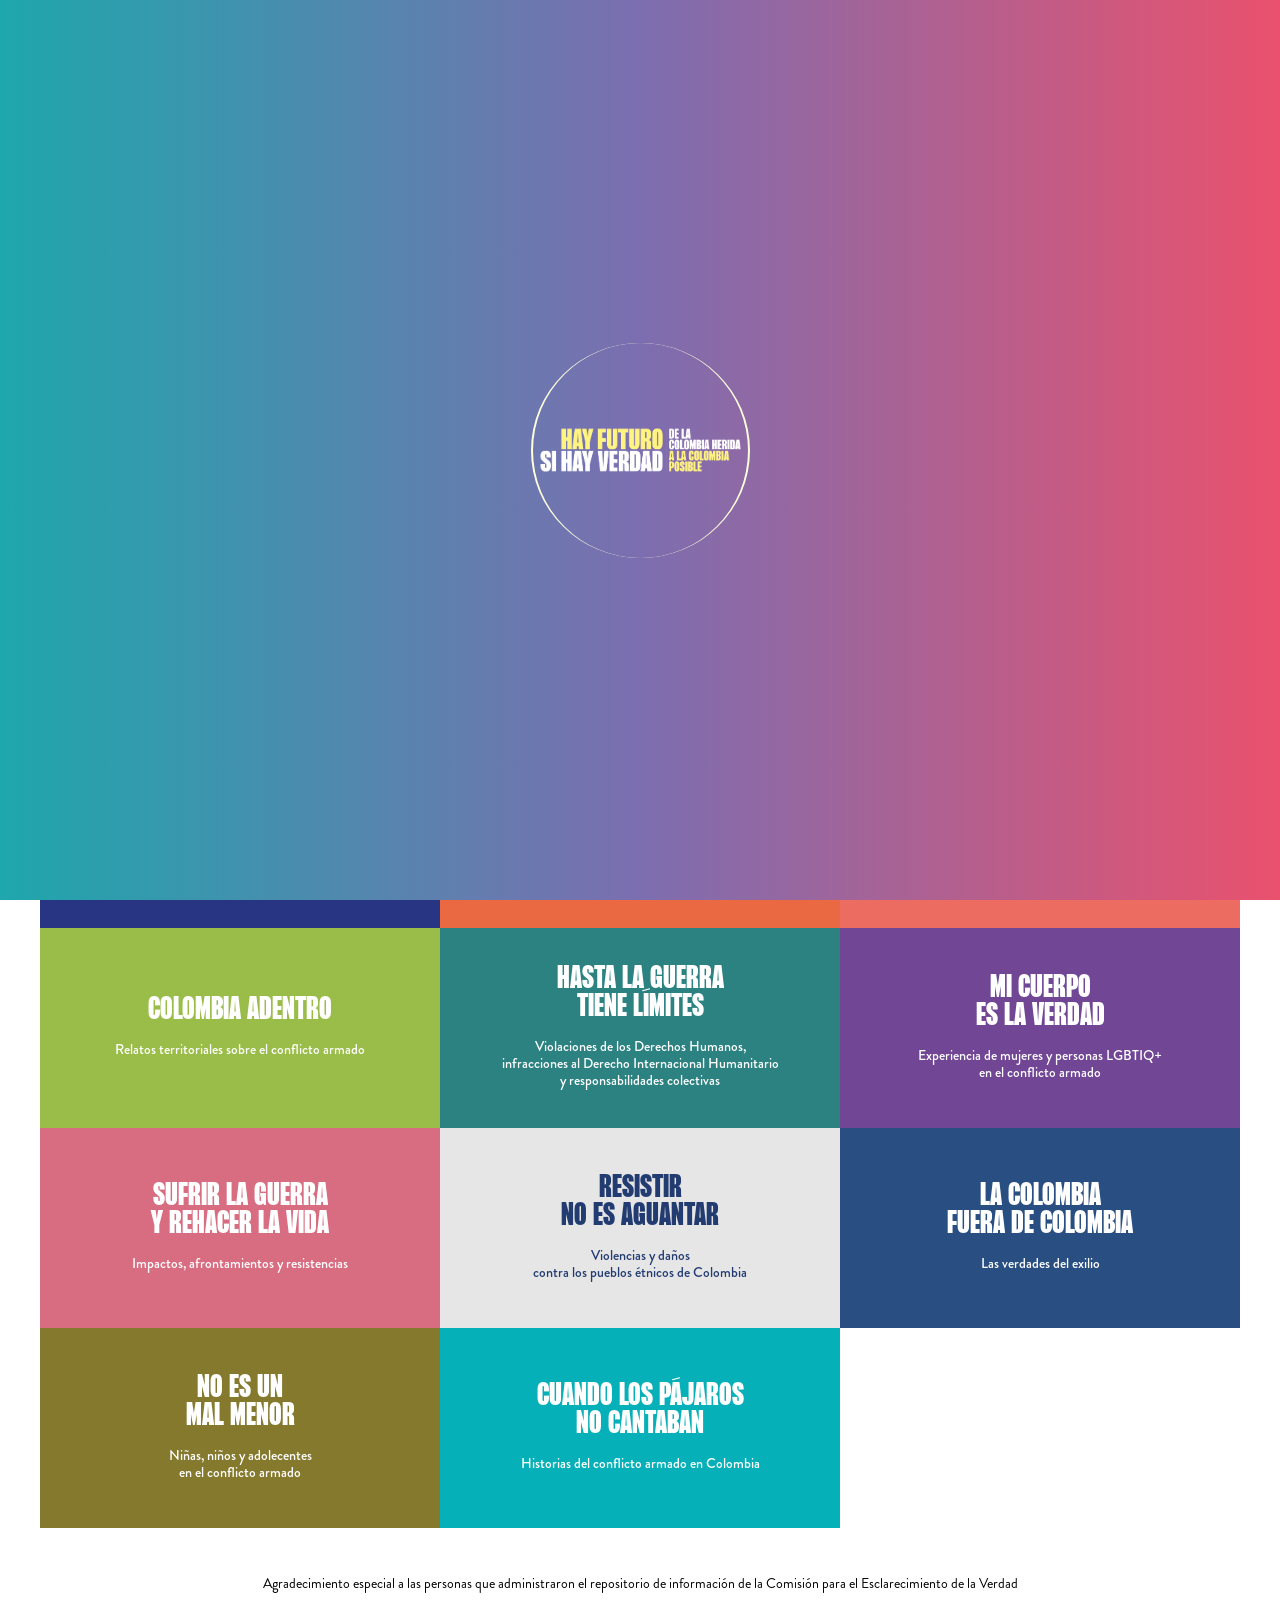
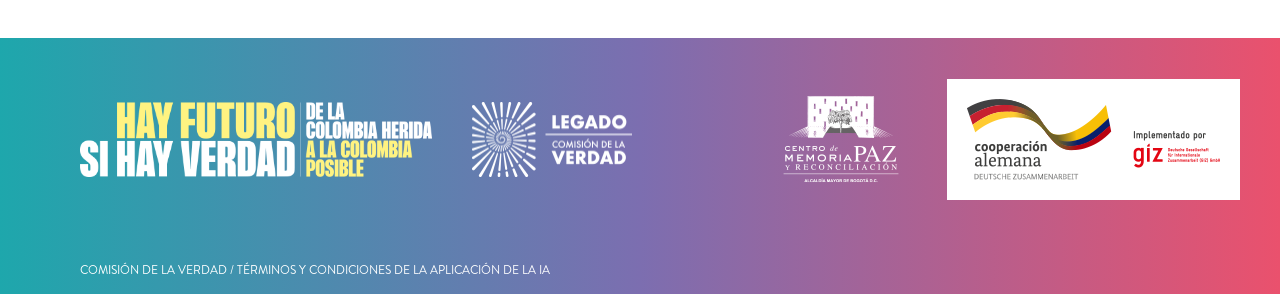
<file: estacion1/html/home.html>
<!DOCTYPE html>
<html lang="en">
	<head>
		<meta charset="UTF-8" />
		<meta name="viewport" content="width=device-width, initial-scale=1.0" />
		<title>Comisión de la Verdad</title>
		<link rel="stylesheet" href="../css/styles.css" />
	</head>
	<body>
		<header class="header">
			<div class="header-cont">
				<img
					src="../img/Logo expo.png"
					alt="logo-expo"
					class="logo-expo"
				/>
				<img
					src="../img/Logo Comisión.png"
					alt="logo-comision"
					class="logo-comision"
				/>
			</div>
		</header>
		<section class="home-cont">
			<section class="home-c1">
				<div class="titles">
					<h2 class="title">
						ESTACIÓN DE INTELIGENCIA ARTIFICIAL 01 /
						<span class="title title-color">EL INFORME FINAL</span>
					</h2>
				</div>
				<div class="texts">
					<p class="text">
						A través de esta lA (Inteligencia Artificial), podrás
						interactuar con cada uno de los
						<strong>11 capítulos</strong> del Informe Final de la
						Comisión de la Verdad de Colombia (CEV), consultando
						sobre cifras del conflicto armado, tipos de hechos
						ocurridos, regiones investigadas, periodos, tipos de
						población entre otros asuntos.
					</p>
					<p class="text">
						Además, la IA te arrojará una respuesta basada en la
						información de otros documentos relacionados con el
						capítulo que elijas y que hacen parte de la
						<strong>colección de casos investigados</strong> por la
						CEV que sustentan su Informe Final.
					</p>
				</div>
				<hr />
				<h1 class="second-title">
					ELIGE UNO DE LOS CAPÍTULOS DEL INFORME FINAL<br />PARA
					REALIZAR TU CONSULTA
				</h1>
			</section>
			<section class="home-c2">
				<div class="hide">
					<a href="pregunta.html" class="cap cap1">
						<span
							>CONVOCATORIA <br />
							LA PAZ GRANDE</span
						>
						<p>
							Declaración de la Comisión<br />para el
							Esclarecimiento de la Verdad, <br />la Convivenvia y
							la No Repetición
						</p>
					</a>
				</div>
				<div class="hide">
					<a href="pregunta.html" class="cap cap2">
						<span>
							HALLAZGOS Y RECOMENDACIONES<br />DE LA COMISIÓN DE
							LA VERDAD<br />DE COLOMBIA</span
						>
					</a>
				</div>
				<div class="hide">
					<a href="pregunta.html" class="cap cap3">
						<span>NO MATARÁS</span>
						<p>
							Relato histórico del conflicto armado<br />interno
							en Colombia
						</p>
					</a>
				</div>
				<div class="hide">
					<a href="pregunta.html" class="cap cap4">
						<span>COLOMBIA ADENTRO</span>
						<p>Relatos territoriales sobre el conflicto armado</p>
					</a>
				</div>
				<div class="hide">
					<a href="pregunta.html" class="cap cap5">
						<span>HASTA LA GUERRA<br />TIENE LÍMITES</span>
						<p>
							Violaciones de los Derechos Humanos,<br />infracciones
							al Derecho Internacional Humanitario<br />y
							responsabilidades colectivas
						</p>
					</a>
				</div>
				<div class="hide">
					<a href="pregunta.html" class="cap cap6">
						<span>MI CUERPO<br />ES LA VERDAD</span>
						<p>
							Experiencia de mujeres y personas LGBTIQ+<br />en el
							conflicto armado
						</p>
					</a>
				</div>
				<div class="hide">
					<a href="pregunta.html" class="cap cap7">
						<span>SUFRIR LA GUERRA<br />Y REHACER LA VIDA</span>
						<p>Impactos, afrontamientos y resistencias</p>
					</a>
				</div>
				<div class="hide">
					<a href="pregunta.html" class="cap cap8">
						<span>RESISTIR<br />NO ES AGUANTAR</span>
						<p>
							Violencias y daños<br />contra los pueblos étnicos
							de Colombia
						</p>
					</a>
				</div>
				<div class="hide">
					<a href="pregunta.html" class="cap cap9">
						<span>LA COLOMBIA<br />FUERA DE COLOMBIA</span>
						<p>Las verdades del exilio</p>
					</a>
				</div>
				<div class="hide">
					<a href="pregunta.html" class="cap cap10">
						<span>NO ES UN<br />MAL MENOR</span>
						<p>
							Niñas, niños y adolecentes<br />en el conflicto
							armado
						</p>
					</a>
				</div>
				<div class="hide">
					<a href="pregunta.html" class="cap cap11">
						<span>CUANDO LOS PÁJAROS<br />NO CANTABAN</span>
						<p>Historias del conflicto armado en Colombia</p>
					</a>
				</div>
			</section>
		</section>
		<div class="agradecimiento">
			Agradecimiento especial a las personas que administraron el
			repositorio de información de la Comisión para el Esclarecimiento de
			la Verdad
		</div>
		<footer class="footer">
			<div class="footer-cont">
				<div class="logos">
					<div class="img-logos">
						<img
							src="../img/Logo expo.png"
							alt="logo-expo"
							class="logo-expo"
						/>
						<img
							src="../img/Logo Comisión.png"
							alt="logo-comision"
							class="logo-comision"
						/>
						<img
							src="../img/CMPR.png"
							alt="logo-cmpr"
							class="logo-cmpr"
						/>
						<img
							src="../img/GIZ.png"
							alt="logo-giz"
							class="logo-giz"
						/>
					</div>
					<div class="TYC">
						<a href="#"
							>COMISIÓN DE LA VERDAD / TÉRMINOS Y CONDICIONES DE
							LA APLICACIÓN DE LA IA</a
						>
					</div>
				</div>
			</div>
		</footer>
		<script src="../js/main.js"></script>
		<script src="../js/form.js"></script>
	</body>
</html>
</file>
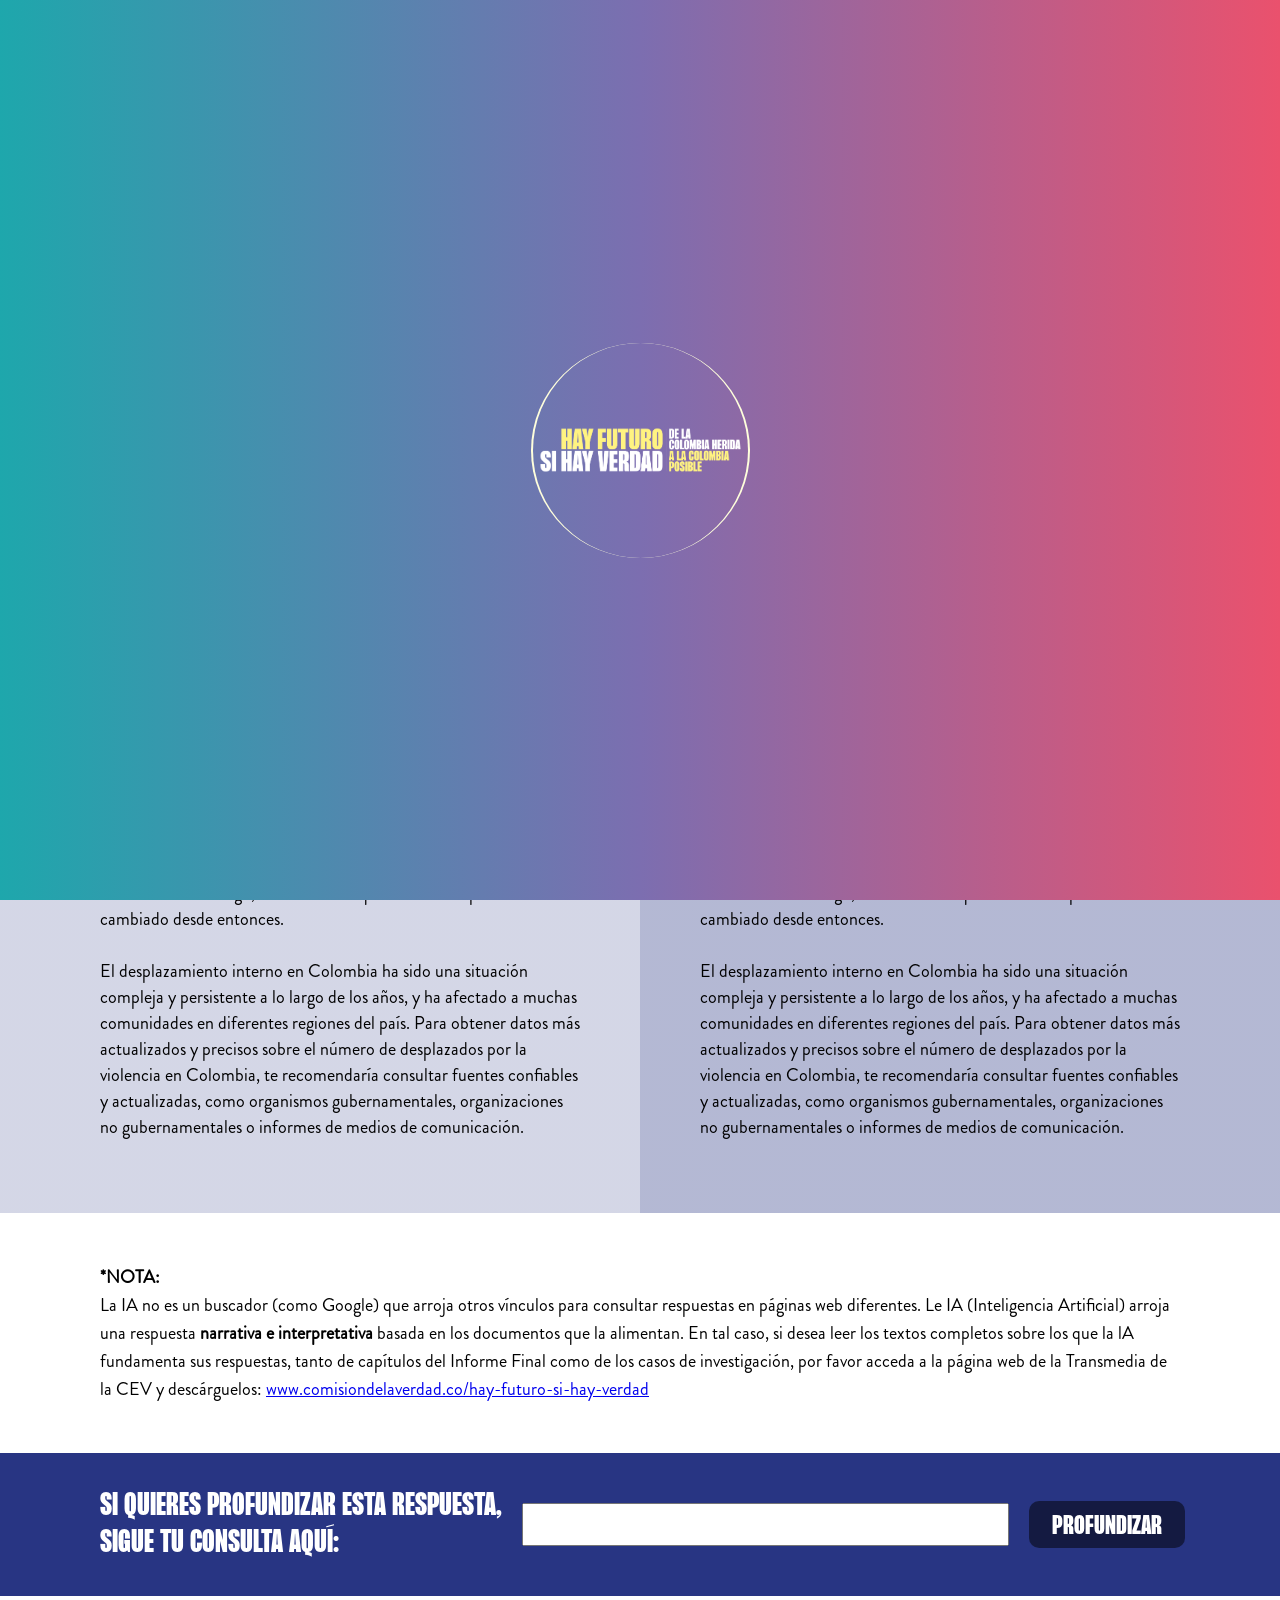
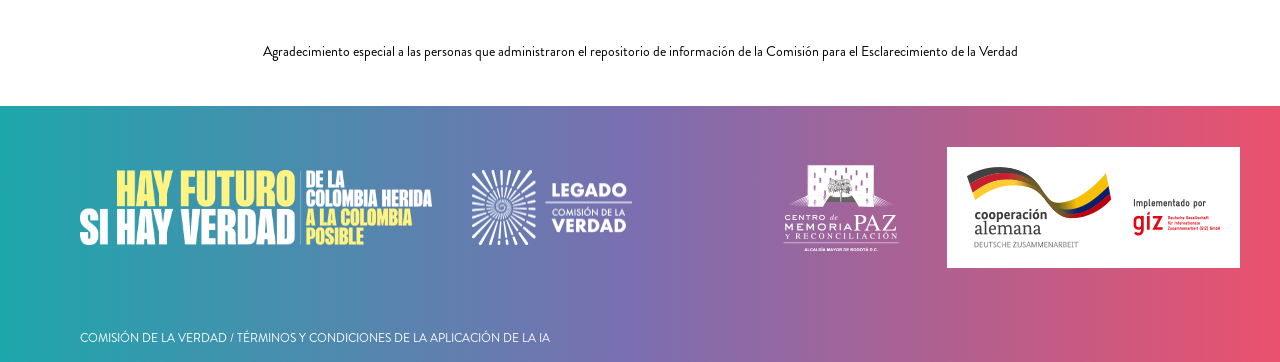
<file: estacion1/html/respuesta.html>
<!DOCTYPE html>
<html lang="en">

<head>
    <meta charset="UTF-8">
    <meta name="viewport" content="width=device-width, initial-scale=1.0">
    <title>respuesta</title>
    <link rel="stylesheet" href="../css/styles.css">
</head>

<body>
    <header class="header">
        <div class="header-cont">
            <img src="../img/Logo expo.png" alt="logo-expo" class="logo-expo">
            <img src="../img/Logo Comisión.png" alt="logo-comision" class="logo-comision">
        </div>
    </header>
    <section class="resp-cont">
        <section class="resp-c1">
            <div class="titles">
                <h2 class="title">ESTACIÓN DE INTELIGENCIA ARTIFICIAL 01 / <span class="title title-color">EL INFORME
                        FINAL</span></h2>
                <a href="../html/home.html"><button class="volver">
                        < VOLVER AL MENÚ</button></a>
            </div>
            <div class="texts">
                <p class="text">Elegiste el capítulo del Informe Final de la Comisión de la Verdad de Colombia que
                    trata sobre:</p>
                <h1 class="cap-title text-cap1">CONVOCATORIA LA PAZ GRANDE</h1>
                <p class="sub text-cap1">Declaración de la Comisión para el Esclarecimiento de la Verdad, la Convivencia y la
                    No Repetición.</p>
                <hr>
                <div class="pregunta">
                    <p>TU PREGUNTA FUE:</p>
                    <span>¿Cuántas personas han sido asesinadas a lo largo de todo el conflicto interno
                        colombiano?</span>
                </div>
            </div>
        </section>
    </section>
    <section class="resp-c2 bg-res-cap1">
        <div class="respuestas">
            <div class="respuesta1">
                <h3>RESPUESTA 1*</h3>
                <h4 class="text-cap1">LUEGO DE CONSULTAR EL INFORME FINAL<br>DE LA COMISIÓN DE LA VERDAD:</h4>
                <p>Hasta la última actualización en septiembre de 2021, se estimaba que más de 8,8 millones de
                    personas habían sido desplazadas internamente en Colombia debido a la violencia y el conflicto
                    armado. Sin embargo, ten en cuenta que estas cifras podrían haber cambiado desde entonces.
                    <br> <br>
                    El desplazamiento interno en Colombia ha sido una situación compleja y persistente a lo largo de
                    los años, y ha afectado a muchas comunidades en diferentes regiones del país. Para obtener datos
                    más actualizados y precisos sobre el número de desplazados por la violencia en Colombia, te
                    recomendaría consultar fuentes confiables y actualizadas, como organismos gubernamentales,
                    organizaciones no gubernamentales o informes de medios de comunicación.
                </p>
            </div>
            <div class="respuesta2">
                <h3>RESPUESTA 2*</h3>
                <h4 class="text-cap1">LUEGO DE CONSULTAR LOS CASOS DE INVESTIGACIÓN<br>ELABORADOS POR LA COMISIÓN DE LA VERDAD:</h4>
                <p>Hasta la última actualización en septiembre de 2021, se estimaba que más de 8,8 millones de
                    personas habían sido desplazadas internamente en Colombia debido a la violencia y el conflicto
                    armado. Sin embargo, ten en cuenta que estas cifras podrían haber cambiado desde entonces.
                    <br> <br>
                    El desplazamiento interno en Colombia ha sido una situación compleja y persistente a lo largo de
                    los años, y ha afectado a muchas comunidades en diferentes regiones del país. Para obtener datos
                    más actualizados y precisos sobre el número de desplazados por la violencia en Colombia, te
                    recomendaría consultar fuentes confiables y actualizadas, como organismos gubernamentales,
                    organizaciones no gubernamentales o informes de medios de comunicación.
                </p>
            </div>
        </div>
    </section>
    <section class="resp-cont">
        <section class="resp-c3">
            <p><strong>*NOTA:</strong>
                <br>
                La IA no es un buscador (como Google) que arroja otros vínculos para consultar respuestas en páginas web
                diferentes. Le IA (Inteligencia Artificial) arroja una respuesta <strong>narrativa e
                    interpretativa</strong> basada en los documentos que la alimentan. En tal caso, si desea leer los
                textos completos sobre los que la lA fundamenta sus respuestas, tanto de capítulos del Informe Final
                como de los casos de investigación, por favor acceda a la página web de la Transmedia de la CEV y
                descárguelos: <a
                    href="www.comisiondelaverdad.co/hay-futuro-si-hay-verdad">www.comisiondelaverdad.co/hay-futuro-si-hay-verdad</a>
            </p>
        </section>
    </section>
    <section class="resp-c4 bg-cap1">
        <form class="buscar">
            <label class="buscador-clr-txt1">SI QUIERES PROFUNDIZAR ESTA RESPUESTA,<br>SIGUE TU CONSULTA AQUÍ:</label>
            <input type="search" spellcheck="true" class="buscador" required>
            <button href="" class="consultar buscador-clr-txt1">PROFUNDIZAR</button>
        </form>
    </section>
    <div class="agradecimiento">
        Agradecimiento especial a las personas que administraron el repositorio de información de la Comisión para el
        Esclarecimiento de la Verdad
    </div>
    <footer class="footer">
        <div class="footer-cont">
            <div class="logos">
                <div class="img-logos">
                    <img src="../img/Logo expo.png" alt="logo-expo" class="logo-expo">
                    <img src="../img/Logo Comisión.png" alt="logo-comision" class="logo-comision">
                    <img src="../img/CMPR.png" alt="logo-cmpr" class="logo-cmpr">
                    <img src="../img/GIZ.png" alt="logo-giz" class="logo-giz">
                </div>
                <div class="TYC">
                    <a href="#">COMISIÓN DE LA VERDAD / TÉRMINOS Y CONDICIONES DE LA APLICACIÓN DE LA IA</a>
                </div>
            </div>
        </div>
    </footer>
    <script src="../js/main.js"></script>
</body>

</html>
</file>
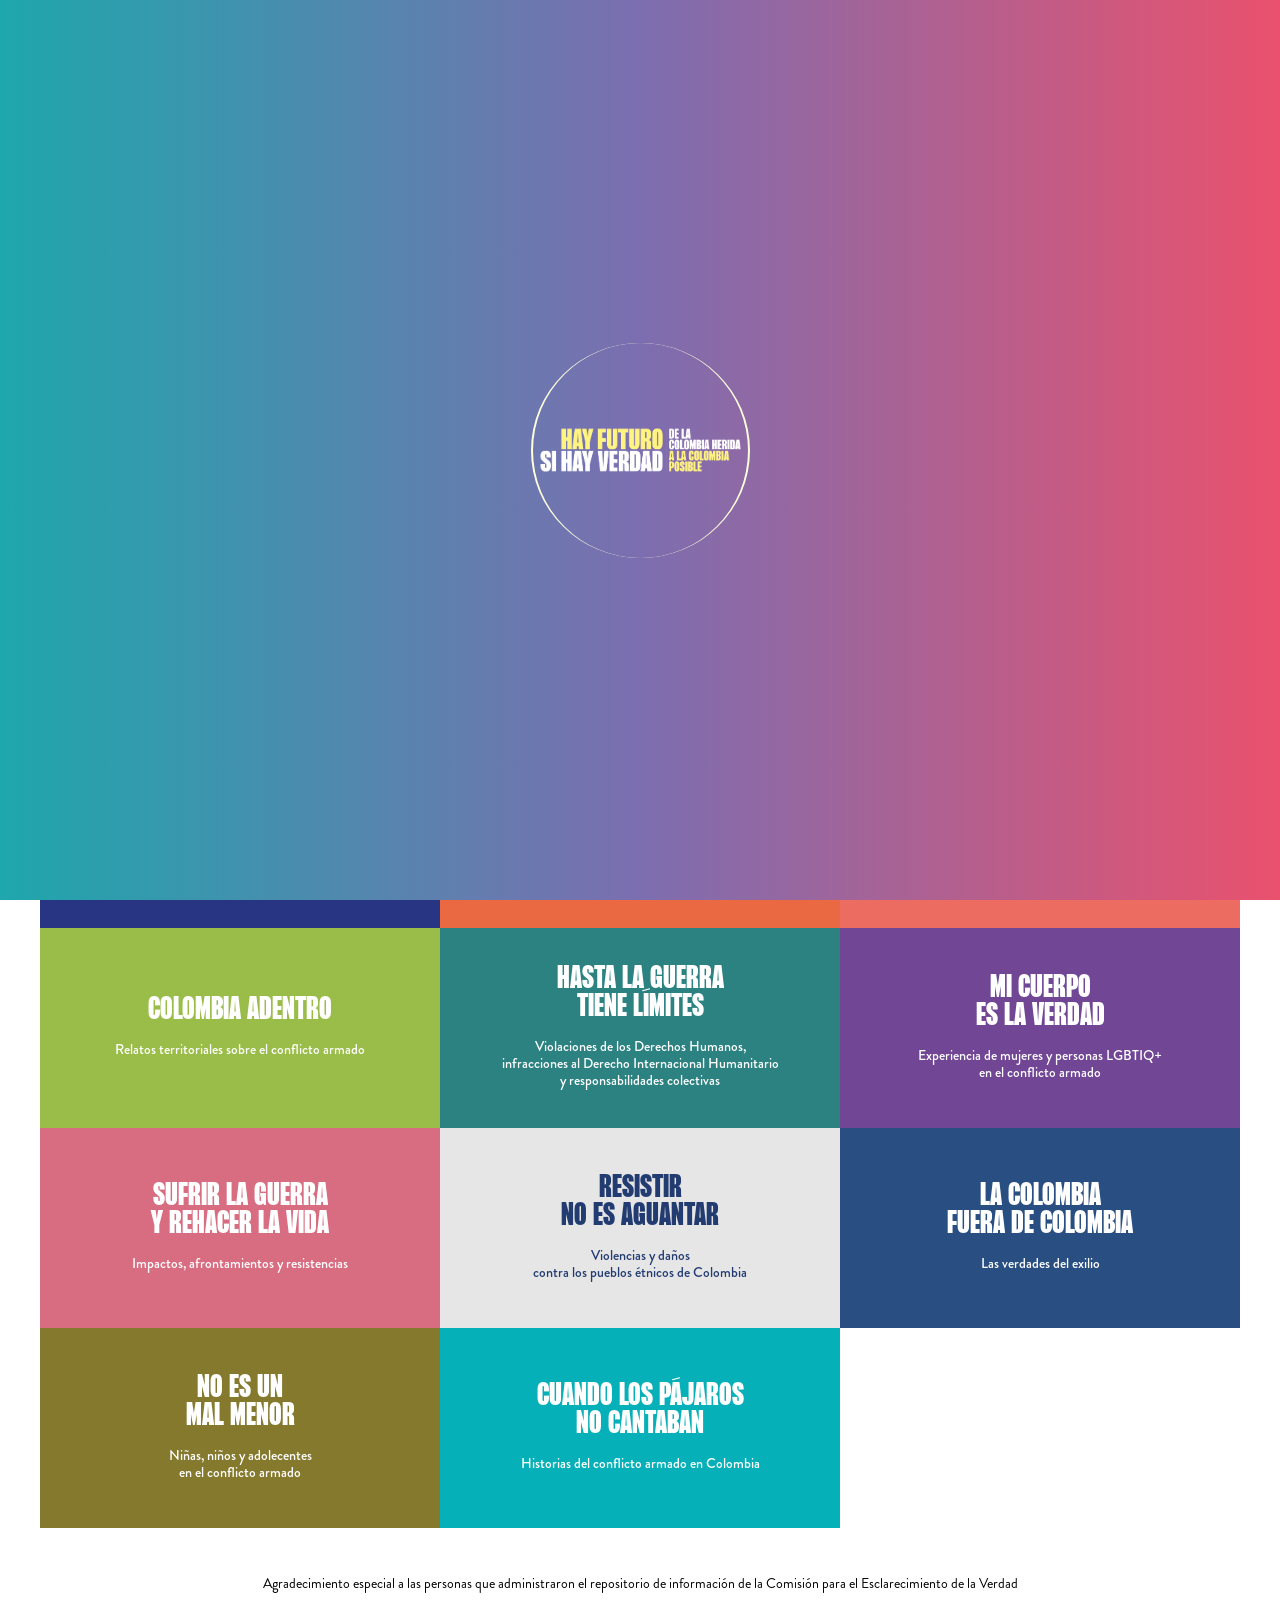
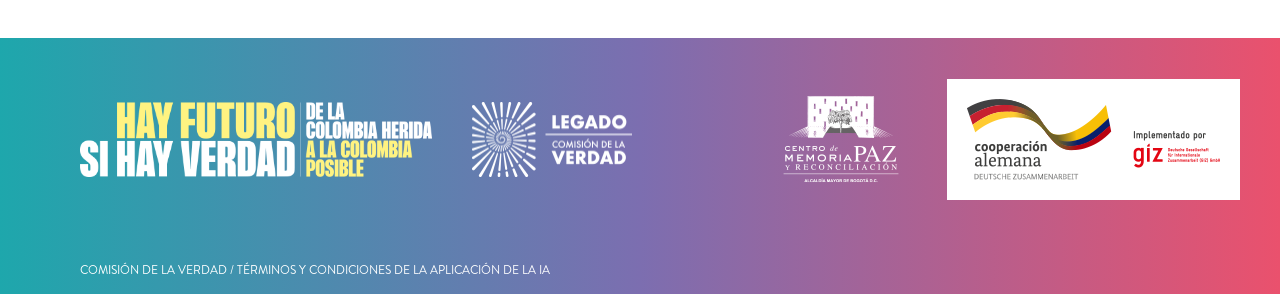
<file: markup/html/home.html>
<!DOCTYPE html>
<html lang="en">
<head>
    <meta charset="UTF-8">
    <meta name="viewport" content="width=device-width, initial-scale=1.0">
    <title>Comisión de la Verdad</title>
    <link rel="stylesheet" href="../css/styles.css">
</head>
<body>
    <header class="header">
        <div class="header-cont">
            <img src="../img/Logo expo.png" alt="logo-expo" class="logo-expo">
            <img src="../img/Logo Comisión.png" alt="logo-comision" class="logo-comision">
        </div>
    </header>
    <section class="home-cont">
        <section class="home-c1">
            <div class="titles">
                <h2 class="title">ESTACIÓN DE INTELIGENCIA ARTIFICIAL 01 / <span class="title title-color">EL INFORME FINAL</span></h2>
            </div>
            <div class="texts">
                <p class="text">A través de esta lA (Inteligencia Artificial), podrás interactuar con cada uno de los <strong>11 capítulos</strong> del Informe Final de la Comisión de la Verdad de Colombia (CEV), consultando sobre cifras del conflicto armado, tipos de hechos ocurridos, regiones investigadas, periodos, tipos de población entre otros asuntos.</p>
                <p class="text">Además, la IA te arrojará una respuesta basada en la información de otros documentos relacionados con el capítulo que elijas y que hacen parte de la <strong>colección de casos investigados</strong> por la CEV que sustentan su Informe Final.</p>
            </div>
            <hr>
            <h1 class="second-title">ELIGE UNO DE LOS CAPÍTULOS DEL INFORME FINAL<br>PARA REALIZAR TU CONSULTA</h1>
        </section>
        <section class="home-c2">
            <div class="hide">
                <a href="pregunta.html" class="cap cap1">
                    <span>CONVOCATORIA <br> LA PAZ GRANDE</span>
                    <p>Declaración de la Comisión<br>para el Esclarecimiento de la Verdad, <br>la Convivenvia y la No Repetición</p>
                </a>
            </div>
            <div class="hide">
                <a href="pregunta.html" class="cap cap2">
                    <span> HALLAZGOS Y RECOMENDACIONES<br>DE LA COMISIÓN DE LA VERDAD<br>DE COLOMBIA</span>
                </a>
            </div>
            <div class="hide">
                <a href="pregunta.html" class="cap cap3">
                    <span>NO MATARÁS</span>
                    <p>Relato histórico del conflicto armado<br>interno en Colombia</p>
                </a> 
            </div>
            <div class="hide">
                <a href="pregunta.html" class="cap cap4">
                    <span>COLOMBIA ADENTRO</span>
                    <p>Relatos territoriales sobre el conflicto armado</p>
                </a>   
            </div>
            <div class="hide">
                <a href="pregunta.html" class="cap cap5">
                    <span>HASTA LA GUERRA<br>TIENE LÍMITES</span>
                    <p>Violaciones de los Derechos Humanos,<br>infracciones al Derecho Internacional Humanitario<br>y responsabilidades colectivas</p>
                </a>
            </div>
            <div class="hide">
                <a href="pregunta.html" class="cap cap6">
                    <span>MI CUERPO<br>ES LA VERDAD</span>
                    <p>Experiencia de mujeres y personas LGBTIQ+<br>en el conflicto armado</p>
                </a>   
            </div>
            <div class="hide">
                <a href="pregunta.html" class="cap cap7">
                    <span>SUFRIR LA GUERRA<br>Y REHACER LA VIDA</span>
                    <p>Impactos, afrontamientos y resistencias</p>
                </a>
            </div>
            <div class="hide">
                <a href="pregunta.html" class="cap cap8">
                    <span>RESISTIR<br>NO ES AGUANTAR</span>
                    <p>Violencias y daños<br>contra los pueblos étnicos de Colombia</p>
                </a>
            </div>
            <div class="hide">
                <a href="pregunta.html" class="cap cap9">
                    <span>LA COLOMBIA<br>FUERA DE COLOMBIA</span>
                    <p>Las verdades del exilio</p>
                </a>
            </div>
            <div class="hide">
                <a href="pregunta.html" class="cap cap10">
                <span>NO ES UN<br>MAL MENOR</span>
                <p>Niñas, niños y adolecentes<br>en el conflicto armado</p>
            </a>
            </div>
            <div class="hide">
                <a href="pregunta.html" class="cap cap11">
                    <span>CUANDO LOS PÁJAROS<br>NO CANTABAN</span>
                    <p>Historias del conflicto armado en Colombia</p>
                </a>
            </div>
        </section>
    </section>
    <div class="agradecimiento">
        Agradecimiento especial a las personas que administraron el repositorio de información de la Comisión para el Esclarecimiento de la Verdad
    </div>
    <footer class="footer">
        <div class="footer-cont">
            <div class="logos">
                <div class="img-logos">
                    <img src="../img/Logo expo.png" alt="logo-expo" class="logo-expo">
                    <img src="../img/Logo Comisión.png" alt="logo-comision" class="logo-comision">
                    <img src="../img/CMPR.png" alt="logo-cmpr" class="logo-cmpr">
                    <img src="../img/GIZ.png" alt="logo-giz" class="logo-giz">
                </div>
                <div class="TYC">
                    <a href="#">COMISIÓN DE LA VERDAD / TÉRMINOS Y CONDICIONES DE LA APLICACIÓN DE LA IA</a>
                </div>
            </div>
        </div>
    </footer>
    <script src="../js/main.js"></script>
</body>
</html>
</file>
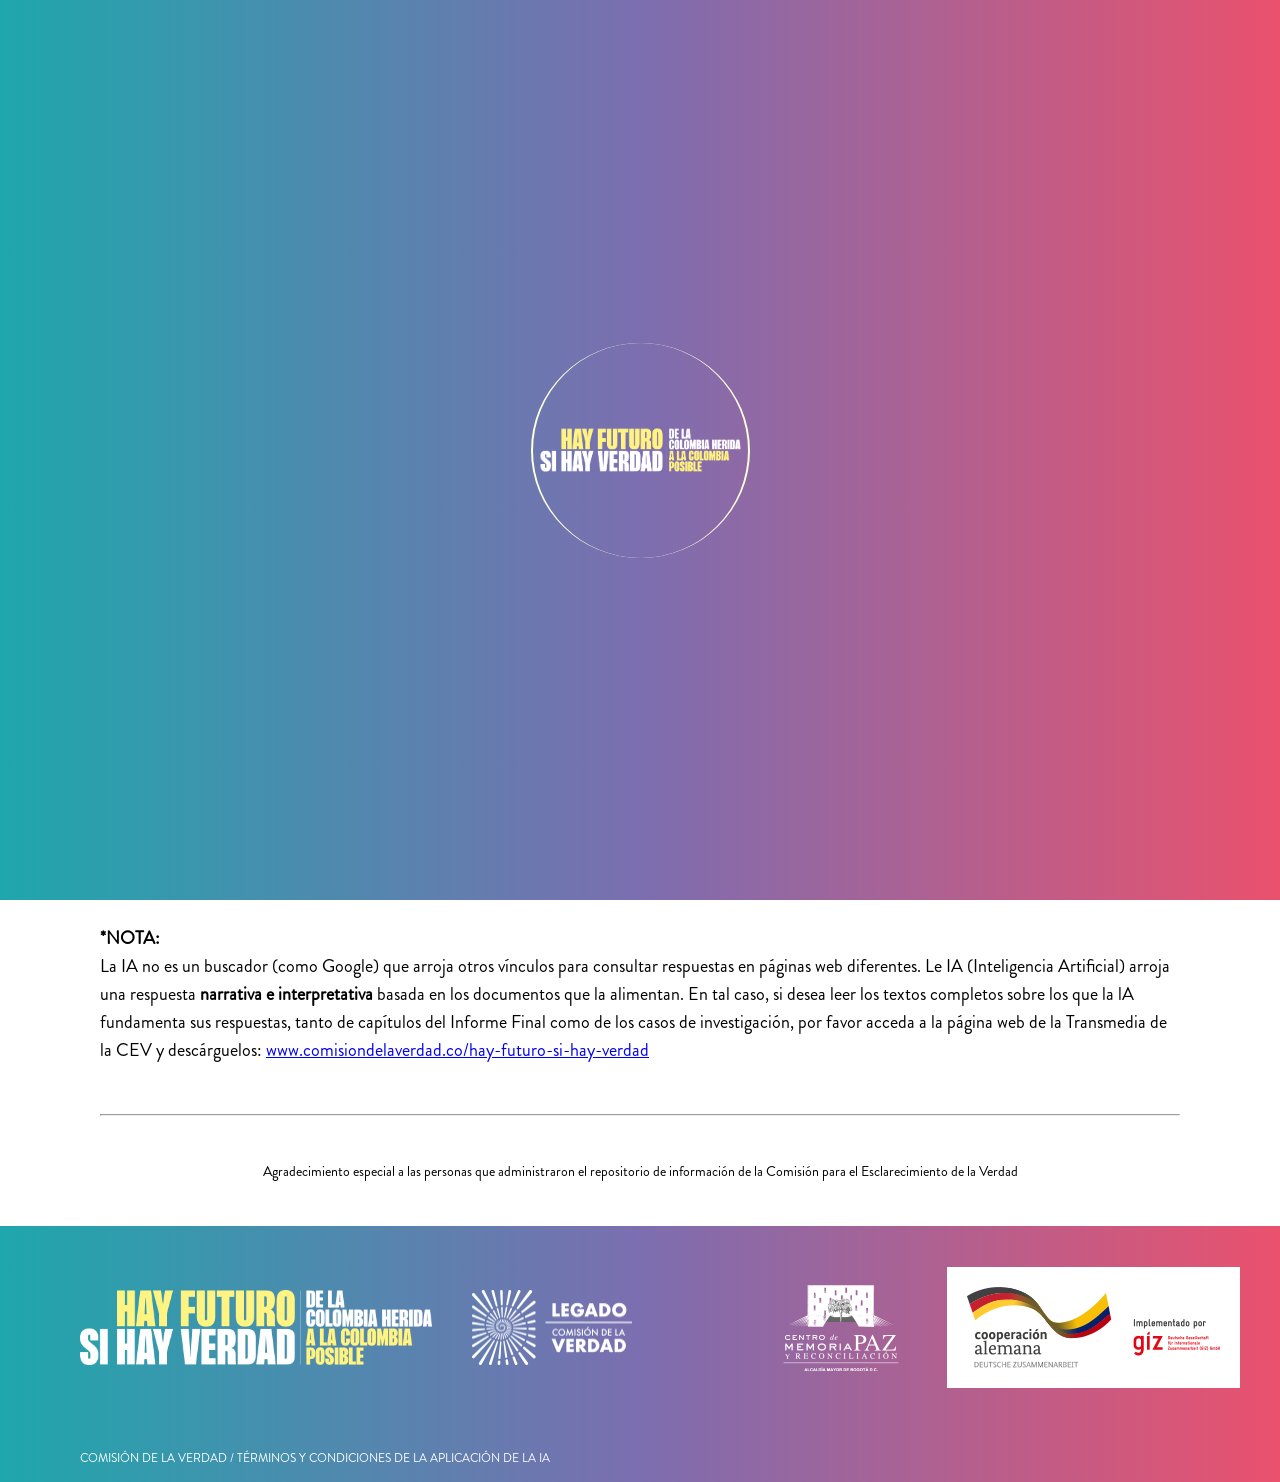
<file: markup/html/pregunta.html>
<!DOCTYPE html>
<html lang="en">

<head>
    <meta charset="UTF-8">
    <meta name="viewport" content="width=device-width, initial-scale=1.0">
    <title>Pregunta</title>
    <link rel="stylesheet" href="../css/styles.css">
</head>

<body>
    <header class="header">
        <div class="header-cont">
            <img src="../img/Logo expo.png" alt="logo-expo" class="logo-expo">
            <img src="../img/Logo Comisión.png" alt="logo-comision" class="logo-comision">
        </div>
    </header>
    <section class="preg-cont">
        <section class="preg-c1">
            <div class="titles">
                <h2 class="title">ESTACIÓN DE INTELIGENCIA ARTIFICIAL 01 / <span class="title title-color">EL INFORME FINAL</span></h2>
                <a href="../html/home.html"><button class="volver">< VOLVER AL MENÚ</button></a>
            </div>
            <div class="texts">
                <p class="text">Elegiste el capítulo del Informe Final de la Comisión de la Verdad de Colombia que
                    trata sobre:</p>
                <h1 class="cap-title text-cap1">CONVOCATORIA LA PAZ GRANDE</h1>
                <p class="sub text-cap1">Declaración de la Comisión para el Esclarecimiento de la Verdad, la Convivencia y la
                    No Repetición.</p>
                <p class="text">
                    Ten en cuenta que tu consulta debe estar relacionada con el tema del capítulo elegido.<br>
                    Si quieres preguntar sobre otro tema, <a href="../html/home.html">regresa al menú</a> y elige
                    otro de los 11 capítulos.
                </p>
                <hr>
                <p class="text">
                    La IA dará dos respuestas a tu pregunta: <br>
                    La primera será <strong>una interpretación* basada en el capítulo del Informe Final que
                        elegiste</strong> y la segunda, <strong>una interpretación* basada en los casos ilustrativos
                        elaborados por la CEV</strong>, que profundizan las investigaciones del Informe.
                </p>
            </div>
        </section>
    </section>
    <section class="preg-c2 bg-cap1">
        <form class="buscar">
            <label class="buscador-clr-txt1">HAZ AQUÍ TU PREGUNTA:</label>
            <input type="search" spellcheck="true" class="buscador" required>
            <button class="consultar buscador-clr-txt1">CONSULTAR</button>
        </form>
    </section>
    <section class="preg-cont">
        <section class="preg-c3">
            <strong>*NOTA:</strong>
                <br>
                La IA no es un buscador (como Google) que arroja otros vínculos para consultar respuestas en páginas web
                diferentes. Le IA (Inteligencia Artificial) arroja una respuesta <strong>narrativa e interpretativa</strong> basada en los documentos que la alimentan. En tal caso, si desea leer los textos completos sobre los que la lA fundamenta sus respuestas, tanto de capítulos del Informe Final como de los casos de investigación, por favor acceda a la página web de la Transmedia de la CEV y descárguelos: <a href="https://www.comisiondelaverdad.co/hay-futuro-si-hay-verdad">www.comisiondelaverdad.co/hay-futuro-si-hay-verdad</a>
            <hr>
        </section>
    </section>
    <div class="agradecimiento">
        Agradecimiento especial a las personas que administraron el repositorio de información de la Comisión para el
        Esclarecimiento de la Verdad
    </div>
    <footer class="footer">
        <div class="footer-cont">
            <div class="logos">
                <div class="img-logos">
                    <img src="../img/Logo expo.png" alt="logo-expo" class="logo-expo">
                    <img src="../img/Logo Comisión.png" alt="logo-comision" class="logo-comision">
                    <img src="../img/CMPR.png" alt="logo-cmpr" class="logo-cmpr">
                    <img src="../img/GIZ.png" alt="logo-giz" class="logo-giz">
                </div>
                <div class="TYC">
                    <a href="#">COMISIÓN DE LA VERDAD / TÉRMINOS Y CONDICIONES DE LA APLICACIÓN DE LA IA</a>
                </div>
            </div>
        </div>
    </footer>
    <script src="../js/main.js"></script>
</body>

</html>
</file>
<file: estacion1/css/styles.css>
@font-face {
    font-family: Brandon_bld_it;
    src: url(../../Fonts/Brandon_bld_it.otf) format('opentype');
    font-weight: bold;
    font-style: italic;
}

@font-face {
    font-family: Brandon_bld;
    src: url(../../Fonts/Brandon_bld.otf) format('opentype');
    font-weight: bold;
    font-style: normal;
}

@font-face {
    font-family: Brandon_blk;
    src: url(../../Fonts/Brandon_blk.otf) format('opentype');
    font-weight: 900;
    font-style: normal;
}

@font-face {
    font-family: Brandon_blk_it;
    src: url(../../Fonts/Brandon_blk_it.otf) format('opentype');
    font-weight: 900;
    font-style: normal;
}

@font-face {
    font-family: Brandon_med;
    src: url(../../Fonts/Brandon_med.otf) format('opentype');
    font-weight: 600;
    font-style: normal;
}

@font-face {
    font-family: Brandon_med_it;
    src: url(../../Fonts/Brandon_med_it.otf) format('opentype');
    font-weight: 600;
    font-style: italic;
}

@font-face {
    font-family: Brandon_reg;
    src: url(../../Fonts/Brandon_reg.otf) format('opentype');
    font-weight: lighter;
    font-style: normal;
}

@font-face {
    font-family: Brandon_reg_it;
    src: url(../../Fonts/Brandon_reg_it.otf) format('opentype');
    font-weight: lighter;
    font-style: italic;
}

@font-face {
    font-family: CondensedBlack;
    src: url(../../Fonts/PPFormula-CondensedBlack.otf) format('opentype');
    font-weight: bold;
    font-style: normal;
}

* {
    margin: 0;
    padding: 0;
    box-sizing: border-box;
}

:root {
    --clr1: #283583;
    --clr1op1: rgba(40, 53, 131, 0.2) ;
    --clr1op2: rgba(40, 53, 131, 0.35) ;
    --clr2: #eb6942;
    --clr2op1: rgba(235, 105, 66, 0.2);
    --clr2op2: rgba(235, 105, 66, 0.35);
    --clr3: #ed6c62;
    --clr3op1: rgba(237, 108, 98, 0.2);
    --clr3op2: rgba(237, 108, 98, 0.349);
    --clr4: #99bd48;
    --clr4op1: rgb(153, 189, 72, 0.2);
    --clr4op2: rgb(153, 189, 72, 0.35);
    --clr5: #2b8281;
    --clr5op1: rgb(43, 130, 129, 0.2);
    --clr5op2: rgb(43, 130, 129, 0.35);
    --clr6: #704695;
    --clr6op1: rgb(112, 70, 149, 0.2);
    --clr6op2: rgb(112, 70, 149, 0.35);
    --clr7: #d86d81;
    --clr7op1: rgb(216, 109, 129, 0.2);
    --clr7op2: rgb(216, 109, 129, 0.35);
    --clr8: #e6e6e6;
    --clr8op1: rgb(230, 230, 230, 0.2);
    --clr8op2: rgb(230, 230, 230, 0.35);
    --clr9: #294f82;
    --clr9op1: rgb(41, 79, 130, 0.2);
    --clr9op2: rgb(41, 79, 130, 0.35);
    --clr10: #85792e;
    --clr10op1: rgb(132, 120, 46, 0.2);
    --clr10op2: rgb(132, 120, 46, 0.35);
    --clr11: #06b0b8;
    --clr11op1: rgb(6, 176, 184, 0.2);
    --clr11op2: rgb(6, 176, 184, 0.35);
}

/* Preload*/

.preloader {
    position: fixed;
    top: 0;
    left: 0;
    width: 100%;
    height: 100%;
    background-image: linear-gradient(to left, #ea516d 0%, #7c6eb0 50%, #1ea7ac 100%);
    opacity: 1;
    transition: opacity 0.5s ease;
    z-index: 9999;
    pointer-events: none;
    display: flex;
    align-items: center;
    justify-content: center;
}

.preloader::before {
    content: "";
    border: 2px solid #ffffdc;
    animation: girar 2s linear infinite;
    display: flex;
    align-items: center;
    justify-content: center;
    width: 215px;
    height: 215px;
    border-top: 0;
    border-bottom: 0;
    border-radius: 50%;
}

.preloader::after {
    content: "";
    display: flex;
    align-items: center;
    justify-content: center;
    background-image: url("../img/Logo\ expo.png");
    background-repeat: no-repeat;
    background-size: 200px;
    background-position: center center;
    width: 215px;
    height: 215px;
    border-radius: 50%;
    transform-origin: center;
    position: absolute;
    top: 50%;
    left: 50%;
    transform: translate(-50%, -50%);
}

@keyframes girar {
    0% {
        transform: rotate(0deg);
    }

    100% {
        transform: rotate(360deg);
    }
}

.preloader.fadeOut {
    opacity: 0;
}

/* header */

.header {
    background-image: linear-gradient(to left, #ea516d 0%, #7c6eb0 50%, #1ea7ac 100%);
    max-height: 200px;
    width: 100%;
}

.header-cont{
    max-width: 1200px;
    display: flex;
    align-items: center;
    margin-left: auto;
    margin-right: auto;
}

.header .logo-expo {
    margin: 43px 0;
    width: 545px;
    height: 115px;
    margin-left: 327.5px;
}

.header .logo-comision {
    width: 160px;
    height: 74px;
    margin-left: 132px;
}

/* Footer*/

.footer {
    max-height: 366px;
    width: 100%;
    background-image: linear-gradient(to left, #ea516d 0%, #7c6eb0 50%, #1ea7ac 100%);
}

.footer-cont{
    max-width: 1200px;
    margin-left: auto;
    margin-right: auto;
}

.agradecimiento {
    display: flex;
    min-height: 110px;
    justify-content: center;
    align-items: center;
    font-family: Brandon_reg;
    font-size: 14px;
}

.logos {
    min-height: 256px;
}

.img-logos{
    min-height: 203px;
    display: flex;
    align-items: center;
}

.footer .logo-expo {
    width: 352px;
    height: 75px;
    margin-left: 40px;
}

.footer .logo-comision {
    width: 160px;
    height: 75px;
    margin-left: 40px;
}

.footer .logo-cmpr {
    width: 116px;
    height: 88px;
    margin-left: 151px;
}

.footer .logo-giz {
    width: 293px;
    height: 121px;
    margin-left: 48px;
}

.TYC {
    font-family: Brandon_reg;
    font-size: 12px;
    color: #fff;
    margin: 20px 40px;
}

.TYC a:link,
a:visited,
a:active {
    all: unset;
    color: #fff;
}

.TYC a:hover {
    cursor: pointer;
    text-decoration: underline;
}

/* Contenido Sección Home*/

.home-cont{
    max-width: 1200px;
    margin-left: auto;
    margin-right: auto;
}

.home-c1{
    padding: 0 60px;
}

.home-c1 .titles {
    padding-top: 54px;
}

.home-c1 .title {
    font-family: CondensedBlack;
    font-size: 30px;
}

.home-c1 .title-color {
    color: #ea516d;
}

.home-c1 .texts {
    column-count: 2;
    padding: 50px 0;
}

.home-c1 .text {
    font-size: 19px;
    font-family: Brandon_reg;
    line-height: 1.474;
    width: 525px;
}

.home-cont hr {
    background: #e0e0e0;
    border: 0;
    height: 1px;
}

.second-title{
    font-family: CondensedBlack;
    font-size: 52px !important;
    line-height: 0.9;
    margin: 50px 0;
}

.home-c2 {
    max-width: 1200px;
    display: grid;
    grid-template-columns: repeat(3, 1fr);
}

.home-c2 .hide {
    width: 400px;
    height: 200px;
    overflow: hidden;
}

.home-c2 a {
    all: unset;
    cursor: pointer;
    transition: all .6s ease;
}

.home-c2 a:hover {
    transform: scale(1.1);
}

.home-c2 .cap {
    width: 400px;
    height: 200px;
    display: flex;
    flex-direction: column;
    justify-content: center;
    text-align: center;
    color: #fff;
}

.home-c2 .cap span {
    font-family: CondensedBlack;
    font-size: 28px;
    line-height: 1;
    margin-bottom: 16px;
}

.home-c2 .cap p {
    font-family: Brandon_med;
    font-size: 14px;
    line-height: 1.2;
}

.home-c2 .cap1 {
    background: var(--clr1);
}

.home-c2 .cap2 {
    background: var(--clr2);
}

.home-c2 .cap2 span{
    margin-bottom: 0;
}

.home-c2 .cap3 {
    background: var(--clr3); 
}

.home-c2 .cap4 {
    background: var(--clr4);
}

.home-c2 .cap5 {
    background: var(--clr5);
}

.home-c2 .cap6 {
    background: var(--clr6);
}

.home-c2 .cap7 {
    background: var(--clr7);
}

.home-c2 .cap8 {
    background: var(--clr8);
    color: #223b71;
}

.home-c2 .cap9 {
    background: var(--clr9);
}

.home-c2 .cap10 {
    background: var(--clr10);
}

.home-c2 .cap11 {
    background: var(--clr11);
}

/* Contenido Sección Preguntas*/

.preg-cont{
    max-width: 1200px;
    margin-left: auto;
    margin-right: auto;
}

.preg-c1 {
    min-width: 293px;
}

.preg-c1 .titles {
    width: 1200px;
    padding: 0 40px 0 60px;
    display: flex;
    margin-top: 46px;
    margin-bottom: 17px;
    justify-content: space-between;
    align-items: center;
}

.preg-c1 .title {
    font-family: CondensedBlack;
    font-size: 30px;
}

.preg-c1 .title-color {
    color: #ea516d;
}

.preg-c1 .texts{
    padding: 0 60px;
}

.preg-c1 .text {
    font-family: Brandon_reg;
    font-size: 18px;
}

.text-cap1{
    color: var(--clr1);
}

.text-cap2{
    color: var(--clr2);
}

.text-cap3{
    color: var(--clr3);
}

.text-cap4{
    color: var(--clr4);
}

.text-cap5{
    color: var(--clr5);
}

.text-cap6{
    color: var(--clr6);
}

.text-cap7{
    color: var(--clr7);
}

.text-cap8{
    color: #223b71;
}

.text-cap9{
    color: var(--clr9);
}

.text-cap10{
    color: var(--clr10);
}

.text-cap11{
    color: var(--clr11);
}

.preg-c1 .cap-title {
    margin-top: 30px;
    font-size: 56px;
    line-height: 1;
    font-family: CondensedBlack;
}

.preg-c1 .texts .sub {
    font-family: Brandon_bld;
    font-size: 18px;
    margin-bottom: 30px;
}

.preg-c1 .text a {
    all: unset;
    cursor: pointer;
    color: #000;
    text-decoration: underline;
}

.bg-cap1{
    background-color: var(--clr1);
}

.bg-cap2{
    background-color: var(--clr2);
}

.bg-cap3{
    background-color: var(--clr3);
}

.bg-cap4{
    background-color: var(--clr4);
}

.bg-cap5{
    background-color: var(--clr5);
}

.bg-cap6{
    background-color: var(--clr6);
}

.bg-cap7{
    background-color: var(--clr7);
}

.bg-cap8{
    background-color: var(--clr8);
    color: #223b71 !important;
}

.bg-cap9{
    background-color: var(--clr9);
}

.bg-cap10{
    background-color: var(--clr10);
}

.bg-cap11{
    background-color: var(--clr11);
}

.preg-c2 {
    margin: 50px 0;
    width: 100%;
}

.volver {
    all: unset;
    display: inline-block;
    cursor: pointer;
    font-family: CondensedBlack;
    font-size: 24px;
    width: 222px;
    height: 35px;
    color: #fff;
    text-align: center;
    background-color: #ea516d;
    border-radius: 10px;
    padding-top: 4px;
    transition: all 0.5s ease;
}

.volver:hover {
    box-shadow: 0 4px 16px rgba(234, 81, 109, 1);
}

.buscar {
    max-width: 1200px;
    margin-left: auto;
    margin-right: auto;
    min-height: 143px;
    display: flex;
    align-items: center;
}

.buscar label {
    font-family: CondensedBlack;
    font-size: 28px;
    color: #fff;
    padding-left: 60px;
}

.buscador {
    width: 664px;
    height: 43px;
    padding: 10px;
    font-size: 24px;
    font-family: Brandon_reg;
    margin: 0 20px;
}

.buscador-clr-txt1, .buscador-clr-txt2, .buscador-clr-txt3, .buscador-clr-txt4, .buscador-clr-txt5, .buscador-clr-txt6, .buscador-clr-txt7,   .buscador-clr-txt9, .buscador-clr-txt10, .buscador-clr-txt11{
    color: #fff !important;
} 

.buscador-clr-txt8{
    color: #223b71 !important;
}

.resp-c4 .buscador{
    width: 487px;
}

.consultar {
    all: unset;
    cursor: pointer;
    font-family: CondensedBlack;
    font-size: 24px;
    width: 156px;
    height: 43px;
    padding-top: 4px;
    text-align: center;
    background-color: rgba(0, 0, 0, 0.5);
    border-radius: 10px;
    transition: all 0.5s ease;
}

.consultar:hover {
    box-shadow: 0 4px 16px rgba(0, 0, 0, .5);
}

.preg-c3 {
    font-size: 18px;
    font-family: Brandon_reg;
    line-height: 1.556;
    padding: 0 60px 0 60px;
}

.preg-c3 hr{
    margin-top: 50px;
}

.preg-c3 a:visited{
    color: blue;
}

.preg-cont .texts hr {
    margin: 40px 0;
    background: #e0e0e0;
    border: 0;
    height: 1px;
}

/* Contenido Sección Respuesta*/

.resp-cont{
    max-width: 1200px;
    margin-left: auto;
    margin-right: auto;
}

.resp-c1 {
    min-height: 253px;
}

.resp-c1 .titles {
    width: 1200px;
    padding: 0 40px 0 60px;
    display: flex;
    margin-top: 46px;
    margin-bottom: 17px;
    justify-content: space-between;
    align-items: center;
}

.resp-c1 .title {
    font-family: CondensedBlack;
    font-size: 30px;
}

.resp-c1 .title-color {
    color: #ea516d;
}

.resp-c1 .texts{
    padding: 0 60px;
}

.resp-c1 .text {
    font-family: Brandon_reg;
    font-size: 18px;
}

.resp-c1 .cap-title {
    margin-top: 30px;
    font-size: 56px;
    line-height: 1;
    font-family: CondensedBlack;
}

.resp-c1 .texts .sub {
    font-family: Brandon_bld;
    font-size: 18px;
}

.pregunta p{
    font-family: CondensedBlack;
    font-size: 28px;
    line-height: 1;     
}

.pregunta span{
    font-family: Brandon_bld;
    font-size: 24px;
}

.bg-res-cap1{
    background-image: linear-gradient(to right, var(--clr1op1) 0%, var(--clr1op1) 50%, var(--clr1op2) 50%, var(--clr1op2) 100% );
}

.bg-res-cap2{
    background-image: linear-gradient(to right, var(--clr2op1) 0%, var(--clr2op1) 50%, var(--clr2op2) 50%, var(--clr2op2) 100% );
}

.bg-res-cap3{
    background-image: linear-gradient(to right, var(--clr3op1) 0%, var(--clr3op1) 50%, var(--clr3op2) 50%, var(--clr3op2) 100% );
}

.bg-res-cap4{
    background-image: linear-gradient(to right, var(--clr4op1) 0%, var(--clr4op1) 50%, var(--clr4op2) 50%, var(--clr4op2) 100% );
}

.bg-res-cap5{
    background-image: linear-gradient(to right, var(--clr5op1) 0%, var(--clr5op1) 50%, var(--clr5op2) 50%, var(--clr5op2) 100% );
}

.bg-res-cap6{
    background-image: linear-gradient(to right, var(--clr6op1) 0%, var(--clr6op1) 50%, var(--clr6op2) 50%, var(--clr6op2) 100% );
}

.bg-res-cap7{
    background-image: linear-gradient(to right, var(--clr7op1) 0%, var(--clr7op1) 50%, var(--clr7op2) 50%, var(--clr7op2) 100% );
}

.bg-res-cap8{
    background-image: linear-gradient(to right, var(--clr8op1) 0%, var(--clr8op1) 50%, var(--clr8op2) 50%, var(--clr8op2) 100% );
}

.bg-res-cap9{
    background-image: linear-gradient(to right, var(--clr9op1) 0%, var(--clr9op1) 50%, var(--clr9op2) 50%, var(--clr9op2) 100% );
}

.bg-res-cap10{
    background-image: linear-gradient(to right, var(--clr10op1) 0%, var(--clr10op1) 50%, var(--clr10op2) 50%, var(--clr10op2) 100% );
}

.bg-res-cap11{
    background-image: linear-gradient(to right, var(--clr11op1) 0%, var(--clr11op1) 50%, var(--clr11op2) 50%, var(--clr11op2) 100% );
}

.resp-c2{
    margin: 50px 0;
    width: 100%;
}

.respuestas{
    max-width: 1200px;
    display: flex;
    min-height: 580px;
    margin-left: auto;
    margin-right: auto;
    padding: 45px 0;
}

.respuesta1, .respuesta2{
    padding: 0 60px;
}

.respuesta1 h3, .respuesta2 h3{
    font-family: CondensedBlack;
    font-size: 28px;
    line-height: 1;
}

.respuesta1 h4, .respuesta2 h4{
    font-family: CondensedBlack;
    font-size: 28px;
    margin-bottom: 40px;
    line-height: 1;
}

.respuesta1 p{
    font-family: Brandon_reg;
    font-size: 18px;
}

.respuesta2 p{
    font-family: Brandon_reg;
    font-size: 18px;
}

.resp-c3 {
    font-size: 18px;
    font-family: Brandon_reg;
    line-height: 1.556;
    padding: 0 60px 0 60px;
}

.resp-c3 a:visited{
    color: blue;
}

.resp-c4{
    margin-top: 50px;
    width: 100%;
}

.resp-cont .texts hr {
    margin: 30px 0 50px 0;
    background: #e0e0e0;
    border: 0;
    height: 1px;
}
</file>
<file: markup/css/styles.css>
@font-face {
    font-family: Brandon_bld_it;
    src: url(../../Fonts/Brandon_bld_it.otf) format('opentype');
    font-weight: bold;
    font-style: italic;
}

@font-face {
    font-family: Brandon_bld;
    src: url(../../Fonts/Brandon_bld.otf) format('opentype');
    font-weight: bold;
    font-style: normal;
}

@font-face {
    font-family: Brandon_blk;
    src: url(../../Fonts/Brandon_blk.otf) format('opentype');
    font-weight: 900;
    font-style: normal;
}

@font-face {
    font-family: Brandon_blk_it;
    src: url(../../Fonts/Brandon_blk_it.otf) format('opentype');
    font-weight: 900;
    font-style: normal;
}

@font-face {
    font-family: Brandon_med;
    src: url(../../Fonts/Brandon_med.otf) format('opentype');
    font-weight: 600;
    font-style: normal;
}

@font-face {
    font-family: Brandon_med_it;
    src: url(../../Fonts/Brandon_med_it.otf) format('opentype');
    font-weight: 600;
    font-style: italic;
}

@font-face {
    font-family: Brandon_reg;
    src: url(../../Fonts/Brandon_reg.otf) format('opentype');
    font-weight: lighter;
    font-style: normal;
}

@font-face {
    font-family: Brandon_reg_it;
    src: url(../../Fonts/Brandon_reg_it.otf) format('opentype');
    font-weight: lighter;
    font-style: italic;
}

@font-face {
    font-family: CondensedBlack;
    src: url(../../Fonts/PPFormula-CondensedBlack.otf) format('opentype');
    font-weight: bold;
    font-style: normal;
}

* {
    margin: 0;
    padding: 0;
    box-sizing: border-box;
}

:root {
    --clr1: #283583;
    --clr1op1: rgba(40, 53, 131, 0.2) ;
    --clr1op2: rgba(40, 53, 131, 0.35) ;
    --clr2: #eb6942;
    --clr2op1: rgba(235, 105, 66, 0.2);
    --clr2op2: rgba(235, 105, 66, 0.35);
    --clr3: #ed6c62;
    --clr3op1: rgba(237, 108, 98, 0.2);
    --clr3op2: rgba(237, 108, 98, 0.349);
    --clr4: #99bd48;
    --clr4op1: rgb(153, 189, 72, 0.2);
    --clr4op2: rgb(153, 189, 72, 0.35);
    --clr5: #2b8281;
    --clr5op1: rgb(43, 130, 129, 0.2);
    --clr5op2: rgb(43, 130, 129, 0.35);
    --clr6: #704695;
    --clr6op1: rgb(112, 70, 149, 0.2);
    --clr6op2: rgb(112, 70, 149, 0.35);
    --clr7: #d86d81;
    --clr7op1: rgb(216, 109, 129, 0.2);
    --clr7op2: rgb(216, 109, 129, 0.35);
    --clr8: #e6e6e6;
    --clr8op1: rgb(230, 230, 230, 0.2);
    --clr8op2: rgb(230, 230, 230, 0.35);
    --clr9: #294f82;
    --clr9op1: rgb(41, 79, 130, 0.2);
    --clr9op2: rgb(41, 79, 130, 0.35);
    --clr10: #85792e;
    --clr10op1: rgb(132, 120, 46, 0.2);
    --clr10op2: rgb(132, 120, 46, 0.35);
    --clr11: #06b0b8;
    --clr11op1: rgb(6, 176, 184, 0.2);
    --clr11op2: rgb(6, 176, 184, 0.35);
}

/* Preload*/

.preloader {
    position: fixed;
    top: 0;
    left: 0;
    width: 100%;
    height: 100%;
    background-image: linear-gradient(to left, #ea516d 0%, #7c6eb0 50%, #1ea7ac 100%);
    opacity: 1;
    transition: opacity 0.5s ease;
    z-index: 9999;
    pointer-events: none;
    display: flex;
    align-items: center;
    justify-content: center;
}

.preloader::before {
    content: "";
    border: 2px solid #ffffdc;
    animation: girar 2s linear infinite;
    display: flex;
    align-items: center;
    justify-content: center;
    width: 215px;
    height: 215px;
    border-top: 0;
    border-bottom: 0;
    border-radius: 50%;
}

.preloader::after {
    content: "";
    display: flex;
    align-items: center;
    justify-content: center;
    background-image: url("../img/Logo\ expo.png");
    background-repeat: no-repeat;
    background-size: 200px;
    background-position: center center;
    width: 215px;
    height: 215px;
    border-radius: 50%;
    transform-origin: center;
    position: absolute;
    top: 50%;
    left: 50%;
    transform: translate(-50%, -50%);
}

@keyframes girar {
    0% {
        transform: rotate(0deg);
    }

    100% {
        transform: rotate(360deg);
    }
}

.preloader.fadeOut {
    opacity: 0;
}

/* header */

.header {
    background-image: linear-gradient(to left, #ea516d 0%, #7c6eb0 50%, #1ea7ac 100%);
    max-height: 200px;
    width: 100%;
}

.header-cont{
    max-width: 1200px;
    display: flex;
    align-items: center;
    margin-left: auto;
    margin-right: auto;
}

.header .logo-expo {
    margin: 43px 0;
    width: 545px;
    height: 115px;
    margin-left: 327.5px;
}

.header .logo-comision {
    width: 160px;
    height: 74px;
    margin-left: 132px;
}

/* Footer*/

.footer {
    max-height: 366px;
    width: 100%;
    background-image: linear-gradient(to left, #ea516d 0%, #7c6eb0 50%, #1ea7ac 100%);
}

.footer-cont{
    max-width: 1200px;
    margin-left: auto;
    margin-right: auto;
}

.agradecimiento {
    display: flex;
    min-height: 110px;
    justify-content: center;
    align-items: center;
    font-family: Brandon_reg;
    font-size: 14px;
}

.logos {
    min-height: 256px;
}

.img-logos{
    min-height: 203px;
    display: flex;
    align-items: center;
}

.footer .logo-expo {
    width: 352px;
    height: 75px;
    margin-left: 40px;
}

.footer .logo-comision {
    width: 160px;
    height: 75px;
    margin-left: 40px;
}

.footer .logo-cmpr {
    width: 116px;
    height: 88px;
    margin-left: 151px;
}

.footer .logo-giz {
    width: 293px;
    height: 121px;
    margin-left: 48px;
}

.TYC {
    font-family: Brandon_reg;
    font-size: 12px;
    color: #fff;
    margin: 20px 40px;
}

.TYC a:link,
a:visited,
a:active {
    all: unset;
    color: #fff;
}

.TYC a:hover {
    cursor: pointer;
    text-decoration: underline;
}

/* Contenido Sección Home*/

.home-cont{
    max-width: 1200px;
    margin-left: auto;
    margin-right: auto;
}

.home-c1{
    padding: 0 60px;
}

.home-c1 .titles {
    padding-top: 54px;
}

.home-c1 .title {
    font-family: CondensedBlack;
    font-size: 30px;
}

.home-c1 .title-color {
    color: #ea516d;
}

.home-c1 .texts {
    column-count: 2;
    padding: 50px 0;
}

.home-c1 .text {
    font-size: 19px;
    font-family: Brandon_reg;
    line-height: 1.474;
    width: 525px;
}

.home-cont hr {
    background: #e0e0e0;
    border: 0;
    height: 1px;
}

.second-title{
    font-family: CondensedBlack;
    font-size: 52px !important;
    line-height: 0.9;
    margin: 50px 0;
}

.home-c2 {
    max-width: 1200px;
    display: grid;
    grid-template-columns: repeat(3, 1fr);
}

.home-c2 .hide {
    width: 400px;
    height: 200px;
    overflow: hidden;
}

.home-c2 a {
    all: unset;
    cursor: pointer;
    transition: all .6s ease;
}

.home-c2 a:hover {
    transform: scale(1.1);
}

.home-c2 .cap {
    width: 400px;
    height: 200px;
    display: flex;
    flex-direction: column;
    justify-content: center;
    text-align: center;
    color: #fff;
}

.home-c2 .cap span {
    font-family: CondensedBlack;
    font-size: 28px;
    line-height: 1;
    margin-bottom: 16px;
}

.home-c2 .cap p {
    font-family: Brandon_med;
    font-size: 14px;
    line-height: 1.2;
}

.home-c2 .cap1 {
    background: var(--clr1);
}

.home-c2 .cap2 {
    background: var(--clr2);
}

.home-c2 .cap2 span{
    margin-bottom: 0;
}

.home-c2 .cap3 {
    background: var(--clr3); 
}

.home-c2 .cap4 {
    background: var(--clr4);
}

.home-c2 .cap5 {
    background: var(--clr5);
}

.home-c2 .cap6 {
    background: var(--clr6);
}

.home-c2 .cap7 {
    background: var(--clr7);
}

.home-c2 .cap8 {
    background: var(--clr8);
    color: #223b71;
}

.home-c2 .cap9 {
    background: var(--clr9);
}

.home-c2 .cap10 {
    background: var(--clr10);
}

.home-c2 .cap11 {
    background: var(--clr11);
}

/* Contenido Sección Preguntas*/

.preg-cont{
    max-width: 1200px;
    margin-left: auto;
    margin-right: auto;
}

.preg-c1 {
    min-width: 293px;
}

.preg-c1 .titles {
    width: 1200px;
    padding: 0 40px 0 60px;
    display: flex;
    margin-top: 46px;
    margin-bottom: 17px;
    justify-content: space-between;
    align-items: center;
}

.preg-c1 .title {
    font-family: CondensedBlack;
    font-size: 30px;
}

.preg-c1 .title-color {
    color: #ea516d;
}

.preg-c1 .texts{
    padding: 0 60px;
}

.preg-c1 .text {
    font-family: Brandon_reg;
    font-size: 18px;
}

.text-cap1{
    color: var(--clr1);
}

.text-cap2{
    color: var(--clr2);
}

.text-cap3{
    color: var(--clr3);
}

.text-cap4{
    color: var(--clr4);
}

.text-cap5{
    color: var(--clr5);
}

.text-cap6{
    color: var(--clr6);
}

.text-cap7{
    color: var(--clr7);
}

.text-cap8{
    color: #223b71;
}

.text-cap9{
    color: var(--clr9);
}

.text-cap10{
    color: var(--clr10);
}

.text-cap11{
    color: var(--clr11);
}

.preg-c1 .cap-title {
    margin-top: 30px;
    font-size: 56px;
    line-height: 1;
    font-family: CondensedBlack;
}

.preg-c1 .texts .sub {
    font-family: Brandon_bld;
    font-size: 18px;
    margin-bottom: 30px;
}

.preg-c1 .text a {
    all: unset;
    cursor: pointer;
    color: #000;
    text-decoration: underline;
}

.bg-cap1{
    background-color: var(--clr1);
}

.bg-cap2{
    background-color: var(--clr2);
}

.bg-cap3{
    background-color: var(--clr3);
}

.bg-cap4{
    background-color: var(--clr4);
}

.bg-cap5{
    background-color: var(--clr5);
}

.bg-cap6{
    background-color: var(--clr6);
}

.bg-cap7{
    background-color: var(--clr7);
}

.bg-cap8{
    background-color: var(--clr8);
    color: #223b71 !important;
}

.bg-cap9{
    background-color: var(--clr9);
}

.bg-cap10{
    background-color: var(--clr10);
}

.bg-cap11{
    background-color: var(--clr11);
}

.preg-c2 {
    margin: 50px 0;
    width: 100%;
}

.volver {
    all: unset;
    display: inline-block;
    cursor: pointer;
    font-family: CondensedBlack;
    font-size: 24px;
    width: 222px;
    height: 35px;
    color: #fff;
    text-align: center;
    background-color: #ea516d;
    border-radius: 10px;
    padding-top: 4px;
    transition: all 0.5s ease;
}

.volver:hover {
    box-shadow: 0 4px 16px rgba(234, 81, 109, 1);
}

.buscar {
    max-width: 1200px;
    margin-left: auto;
    margin-right: auto;
    min-height: 143px;
    display: flex;
    align-items: center;
}

.buscar label {
    font-family: CondensedBlack;
    font-size: 28px;
    color: #fff;
    padding-left: 60px;
}

.buscador {
    width: 664px;
    height: 43px;
    padding: 10px;
    font-size: 24px;
    font-family: Brandon_reg;
    margin: 0 20px;
}

.buscador-clr-txt1, .buscador-clr-txt2, .buscador-clr-txt3, .buscador-clr-txt4, .buscador-clr-txt5, .buscador-clr-txt6, .buscador-clr-txt7,   .buscador-clr-txt9, .buscador-clr-txt10, .buscador-clr-txt11{
    color: #fff !important;
} 

.buscador-clr-txt8{
    color: #223b71 !important;
}

.resp-c4 .buscador{
    width: 487px;
}

.consultar {
    all: unset;
    cursor: pointer;
    font-family: CondensedBlack;
    font-size: 24px;
    width: 156px;
    height: 43px;
    padding-top: 4px;
    text-align: center;
    background-color: rgba(0, 0, 0, 0.5);
    border-radius: 10px;
    transition: all 0.5s ease;
}

.consultar:hover {
    box-shadow: 0 4px 16px rgba(0, 0, 0, .5);
}

.preg-c3 {
    font-size: 18px;
    font-family: Brandon_reg;
    line-height: 1.556;
    padding: 0 60px 0 60px;
}

.preg-c3 hr{
    margin-top: 50px;
}

.preg-c3 a:visited{
    color: blue;
}

.preg-cont .texts hr {
    margin: 40px 0;
    background: #e0e0e0;
    border: 0;
    height: 1px;
}

/* Contenido Sección Respuesta*/

.resp-cont{
    max-width: 1200px;
    margin-left: auto;
    margin-right: auto;
}

.resp-c1 {
    min-height: 253px;
}

.resp-c1 .titles {
    width: 1200px;
    padding: 0 40px 0 60px;
    display: flex;
    margin-top: 46px;
    margin-bottom: 17px;
    justify-content: space-between;
    align-items: center;
}

.resp-c1 .title {
    font-family: CondensedBlack;
    font-size: 30px;
}

.resp-c1 .title-color {
    color: #ea516d;
}

.resp-c1 .texts{
    padding: 0 60px;
}

.resp-c1 .text {
    font-family: Brandon_reg;
    font-size: 18px;
}

.resp-c1 .cap-title {
    margin-top: 30px;
    font-size: 56px;
    line-height: 1;
    font-family: CondensedBlack;
}

.resp-c1 .texts .sub {
    font-family: Brandon_bld;
    font-size: 18px;
}

.pregunta p{
    font-family: CondensedBlack;
    font-size: 28px;
    line-height: 1;     
}

.pregunta span{
    font-family: Brandon_bld;
    font-size: 24px;
}

.bg-res-cap1{
    background-image: linear-gradient(to right, var(--clr1op1) 0%, var(--clr1op1) 50%, var(--clr1op2) 50%, var(--clr1op2) 100% );
}

.bg-res-cap2{
    background-image: linear-gradient(to right, var(--clr2op1) 0%, var(--clr2op1) 50%, var(--clr2op2) 50%, var(--clr2op2) 100% );
}

.bg-res-cap3{
    background-image: linear-gradient(to right, var(--clr3op1) 0%, var(--clr3op1) 50%, var(--clr3op2) 50%, var(--clr3op2) 100% );
}

.bg-res-cap4{
    background-image: linear-gradient(to right, var(--clr4op1) 0%, var(--clr4op1) 50%, var(--clr4op2) 50%, var(--clr4op2) 100% );
}

.bg-res-cap5{
    background-image: linear-gradient(to right, var(--clr5op1) 0%, var(--clr5op1) 50%, var(--clr5op2) 50%, var(--clr5op2) 100% );
}

.bg-res-cap6{
    background-image: linear-gradient(to right, var(--clr6op1) 0%, var(--clr6op1) 50%, var(--clr6op2) 50%, var(--clr6op2) 100% );
}

.bg-res-cap7{
    background-image: linear-gradient(to right, var(--clr7op1) 0%, var(--clr7op1) 50%, var(--clr7op2) 50%, var(--clr7op2) 100% );
}

.bg-res-cap8{
    background-image: linear-gradient(to right, var(--clr8op1) 0%, var(--clr8op1) 50%, var(--clr8op2) 50%, var(--clr8op2) 100% );
}

.bg-res-cap9{
    background-image: linear-gradient(to right, var(--clr9op1) 0%, var(--clr9op1) 50%, var(--clr9op2) 50%, var(--clr9op2) 100% );
}

.bg-res-cap10{
    background-image: linear-gradient(to right, var(--clr10op1) 0%, var(--clr10op1) 50%, var(--clr10op2) 50%, var(--clr10op2) 100% );
}

.bg-res-cap11{
    background-image: linear-gradient(to right, var(--clr11op1) 0%, var(--clr11op1) 50%, var(--clr11op2) 50%, var(--clr11op2) 100% );
}

.resp-c2{
    margin: 50px 0;
    width: 100%;
}

.respuestas{
    max-width: 1200px;
    display: flex;
    min-height: 580px;
    margin-left: auto;
    margin-right: auto;
    padding: 45px 0;
}

.respuesta1, .respuesta2{
    padding: 0 60px;
}

.respuesta1 h3, .respuesta2 h3{
    font-family: CondensedBlack;
    font-size: 28px;
    line-height: 1;
}

.respuesta1 h4, .respuesta2 h4{
    font-family: CondensedBlack;
    font-size: 28px;
    margin-bottom: 40px;
    line-height: 1;
}

.respuesta1 p{
    font-family: Brandon_reg;
    font-size: 18px;
}

.respuesta2 p{
    font-family: Brandon_reg;
    font-size: 18px;
}

.resp-c3 {
    font-size: 18px;
    font-family: Brandon_reg;
    line-height: 1.556;
    padding: 0 60px 0 60px;
}

.resp-c3 a:visited{
    color: blue;
}

.resp-c4{
    margin-top: 50px;
    width: 100%;
}

.resp-cont .texts hr {
    margin: 30px 0 50px 0;
    background: #e0e0e0;
    border: 0;
    height: 1px;
}
</file>
